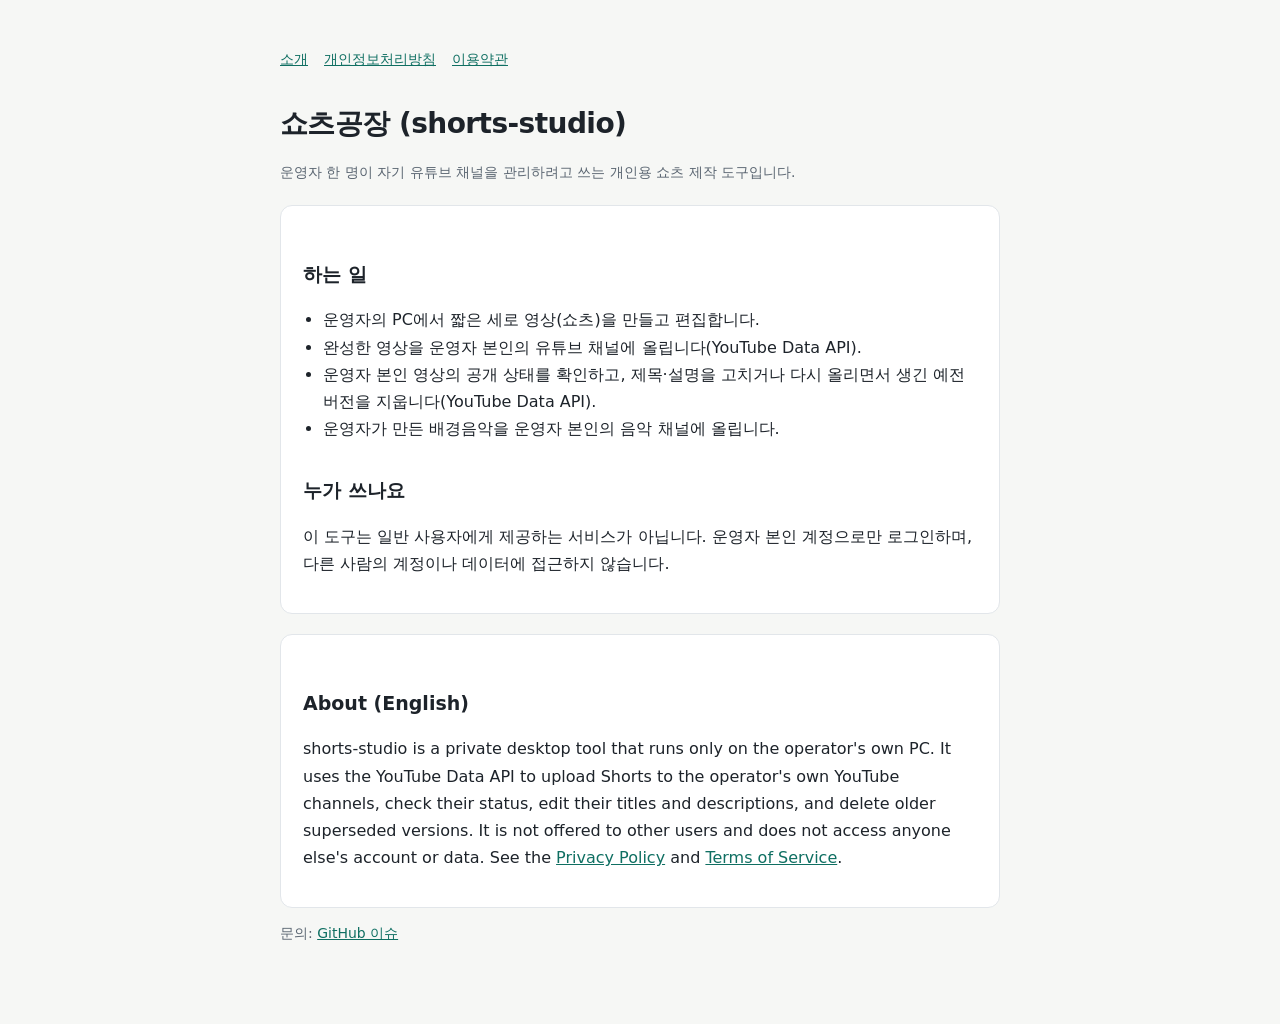
<file: index.html>
<!doctype html>
<html lang="ko">
<head><meta charset="utf-8"><meta name="viewport" content="width=device-width, initial-scale=1">
<title>쇼츠공장</title><link rel="stylesheet" href="style.css"></head>
<body><main>
<nav><a href="./">소개</a><a href="privacy.html">개인정보처리방침</a><a href="terms.html">이용약관</a></nav>
<h1>쇼츠공장 (shorts-studio)</h1>
<p class="muted">운영자 한 명이 자기 유튜브 채널을 관리하려고 쓰는 개인용 쇼츠 제작 도구입니다.</p>
<div class="card">
  <h2>하는 일</h2>
  <ul>
    <li>운영자의 PC에서 짧은 세로 영상(쇼츠)을 만들고 편집합니다.</li>
    <li>완성한 영상을 운영자 본인의 유튜브 채널에 올립니다(YouTube Data API).</li>
    <li>운영자 본인 영상의 공개 상태를 확인하고, 제목·설명을 고치거나 다시 올리면서 생긴 예전 버전을 지웁니다(YouTube Data API).</li>
    <li>운영자가 만든 배경음악을 운영자 본인의 음악 채널에 올립니다.</li>
  </ul>
  <h2>누가 쓰나요</h2>
  <p>이 도구는 일반 사용자에게 제공하는 서비스가 아닙니다. 운영자 본인 계정으로만 로그인하며, 다른 사람의 계정이나 데이터에 접근하지 않습니다.</p>
</div>
<div class="card" lang="en">
  <h2>About (English)</h2>
  <p>shorts-studio is a private desktop tool that runs only on the operator's own PC. It uses the YouTube Data API to upload
    Shorts to the operator's own YouTube channels, check their status, edit their titles and descriptions, and delete older
    superseded versions. It is not offered to other users and does not access anyone else's account or data.
    See the <a href="privacy.html">Privacy Policy</a> and <a href="terms.html">Terms of Service</a>.</p>
</div>
<p class="muted">문의: <a href="https://github.com/thingsall/thingsall.github.io/issues">GitHub 이슈</a></p>
</main></body></html>
</file>
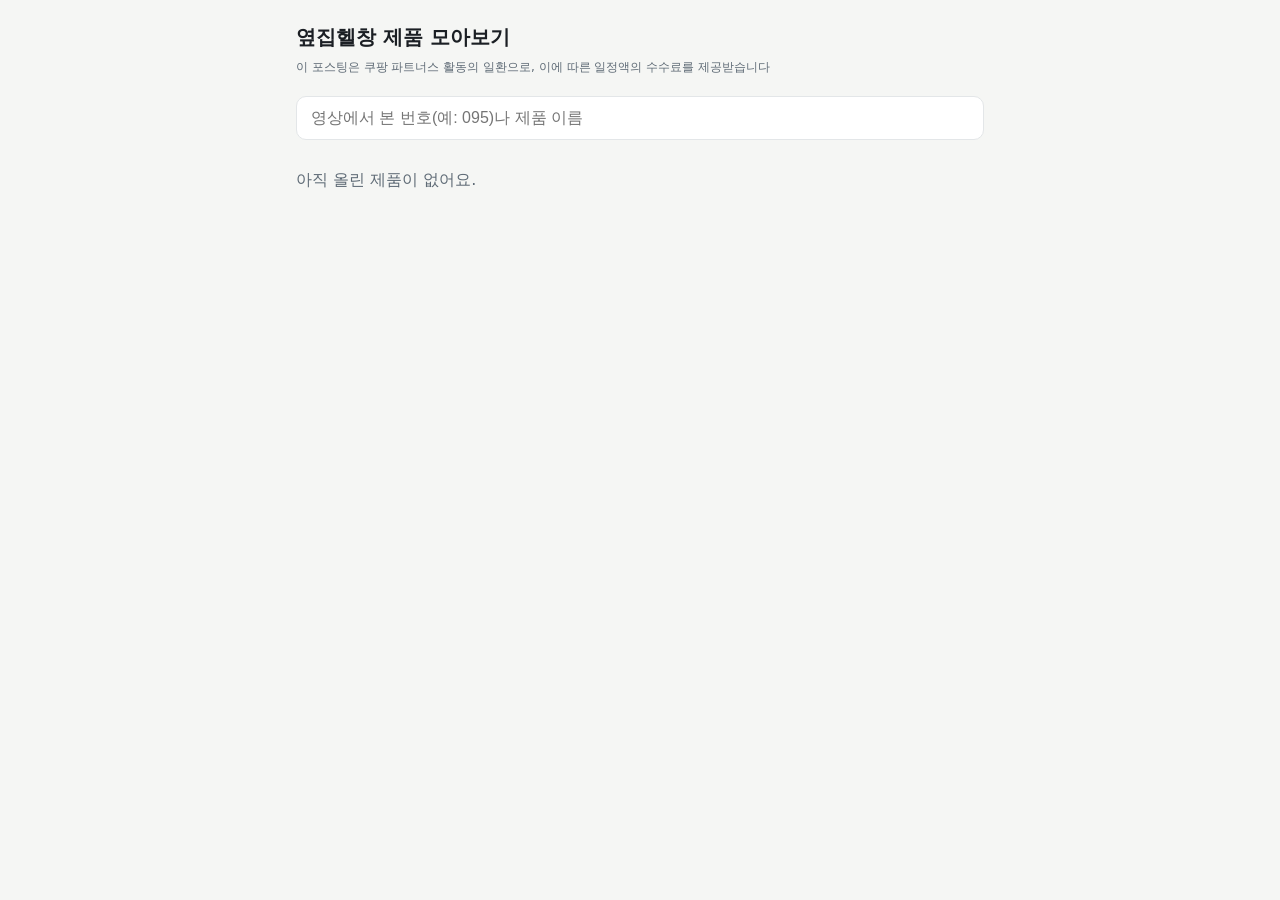
<file: fitness/index.html>
<!doctype html><html lang="ko"><head><meta charset="utf-8"><meta name="viewport" content="width=device-width, initial-scale=1"><title>옆집헬창 제품 모아보기</title><meta name="robots" content="noindex"><meta name="generator" content="shorts-studio catalog"><style>
:root{--ink:#1b1f24;--muted:#5f6b76;--line:#e3e6e8;--bg:#f5f6f4;--accent:#0f6f62}
*{box-sizing:border-box}body{margin:0;background:var(--bg);color:var(--ink);font-family:Pretendard,"Malgun Gothic","Apple SD Gothic Neo",system-ui,sans-serif}
.wrap{max-width:720px;margin:0 auto;padding:16px}h1{font-size:20px;margin:8px 0}.note{font-size:12px;color:var(--muted);margin:0 0 12px}
input{width:100%;padding:12px 14px;font-size:16px;border:1px solid var(--line);border-radius:10px;margin:8px 0 14px}
.item{display:grid;grid-template-columns:88px 1fr;gap:12px;background:#fff;border:1px solid var(--line);border-radius:12px;padding:10px;margin-bottom:10px}
.item img{width:88px;height:88px;object-fit:cover;border-radius:8px;background:#eee}.no{font-weight:800;color:var(--accent)}
.name{margin:2px 0 4px;font-size:15px;line-height:1.35}.price{font-size:14px}.rocket{font-size:11px;color:#2448a8;margin-left:6px}
.links{display:flex;gap:8px;margin-top:6px;flex-wrap:wrap}.links a{font-size:13px;padding:6px 10px;border-radius:999px;text-decoration:none}
.buy{background:var(--accent);color:#fff}.short{border:1px solid var(--line);color:var(--ink)}.ch{display:block;background:#fff;border:1px solid var(--line);
border-radius:12px;padding:14px;margin-bottom:10px;color:var(--ink);text-decoration:none}.empty{color:var(--muted)}
</style></head><body><main class="wrap"><h1>옆집헬창 제품 모아보기</h1><p class="note">이 포스팅은 쿠팡 파트너스 활동의 일환으로, 이에 따른 일정액의 수수료를 제공받습니다</p><input id="q" type="search" placeholder="영상에서 본 번호(예: 095)나 제품 이름" aria-label="번호·이름으로 찾기"><p class="empty">아직 올린 제품이 없어요.</p></main><script>(function(){var q=document.getElementById('q');if(!q)return;q.addEventListener('input',function(){
var v=q.value.trim().replace(/[\[\]]/g,'').toLowerCase();document.querySelectorAll('.item').forEach(function(el){
el.style.display=!v||el.getAttribute('data-key').indexOf(v)!==-1?'':'none';});});})();</script></body></html>
</file>
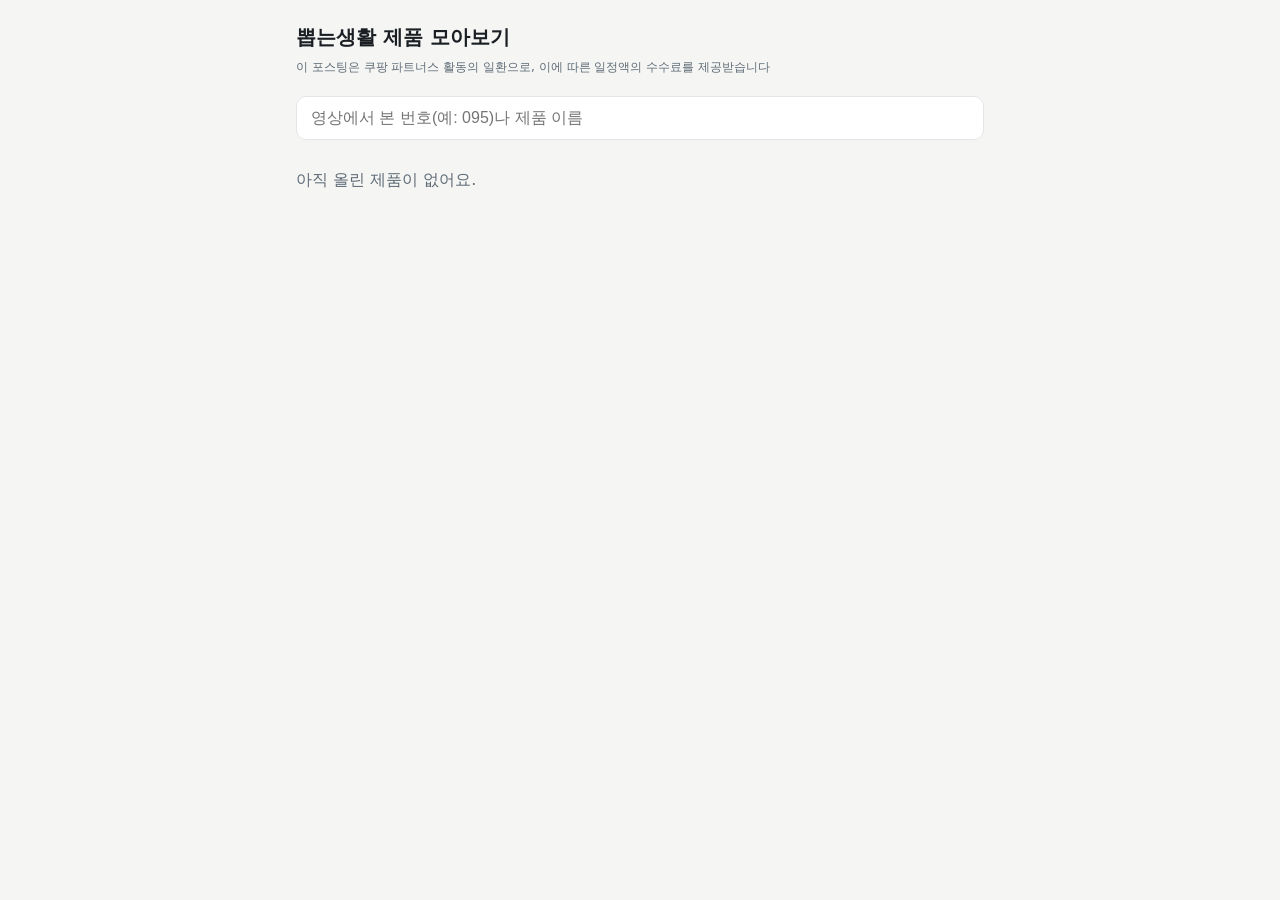
<file: print3d/index.html>
<!doctype html><html lang="ko"><head><meta charset="utf-8"><meta name="viewport" content="width=device-width, initial-scale=1"><title>뽑는생활 제품 모아보기</title><meta name="robots" content="noindex"><meta name="generator" content="shorts-studio catalog"><style>
:root{--ink:#1b1f24;--muted:#5f6b76;--line:#e3e6e8;--bg:#f5f6f4;--accent:#0f6f62}
*{box-sizing:border-box}body{margin:0;background:var(--bg);color:var(--ink);font-family:Pretendard,"Malgun Gothic","Apple SD Gothic Neo",system-ui,sans-serif}
.wrap{max-width:720px;margin:0 auto;padding:16px}h1{font-size:20px;margin:8px 0}.note{font-size:12px;color:var(--muted);margin:0 0 12px}
input{width:100%;padding:12px 14px;font-size:16px;border:1px solid var(--line);border-radius:10px;margin:8px 0 14px}
.item{display:grid;grid-template-columns:88px 1fr;gap:12px;background:#fff;border:1px solid var(--line);border-radius:12px;padding:10px;margin-bottom:10px}
.item img{width:88px;height:88px;object-fit:cover;border-radius:8px;background:#eee}.no{font-weight:800;color:var(--accent)}
.name{margin:2px 0 4px;font-size:15px;line-height:1.35}.price{font-size:14px}.rocket{font-size:11px;color:#2448a8;margin-left:6px}
.links{display:flex;gap:8px;margin-top:6px;flex-wrap:wrap}.links a{font-size:13px;padding:6px 10px;border-radius:999px;text-decoration:none}
.buy{background:var(--accent);color:#fff}.short{border:1px solid var(--line);color:var(--ink)}.ch{display:block;background:#fff;border:1px solid var(--line);
border-radius:12px;padding:14px;margin-bottom:10px;color:var(--ink);text-decoration:none}.empty{color:var(--muted)}
</style></head><body><main class="wrap"><h1>뽑는생활 제품 모아보기</h1><p class="note">이 포스팅은 쿠팡 파트너스 활동의 일환으로, 이에 따른 일정액의 수수료를 제공받습니다</p><input id="q" type="search" placeholder="영상에서 본 번호(예: 095)나 제품 이름" aria-label="번호·이름으로 찾기"><p class="empty">아직 올린 제품이 없어요.</p></main><script>(function(){var q=document.getElementById('q');if(!q)return;q.addEventListener('input',function(){
var v=q.value.trim().replace(/[\[\]]/g,'').toLowerCase();document.querySelectorAll('.item').forEach(function(el){
el.style.display=!v||el.getAttribute('data-key').indexOf(v)!==-1?'':'none';});});})();</script></body></html>
</file>
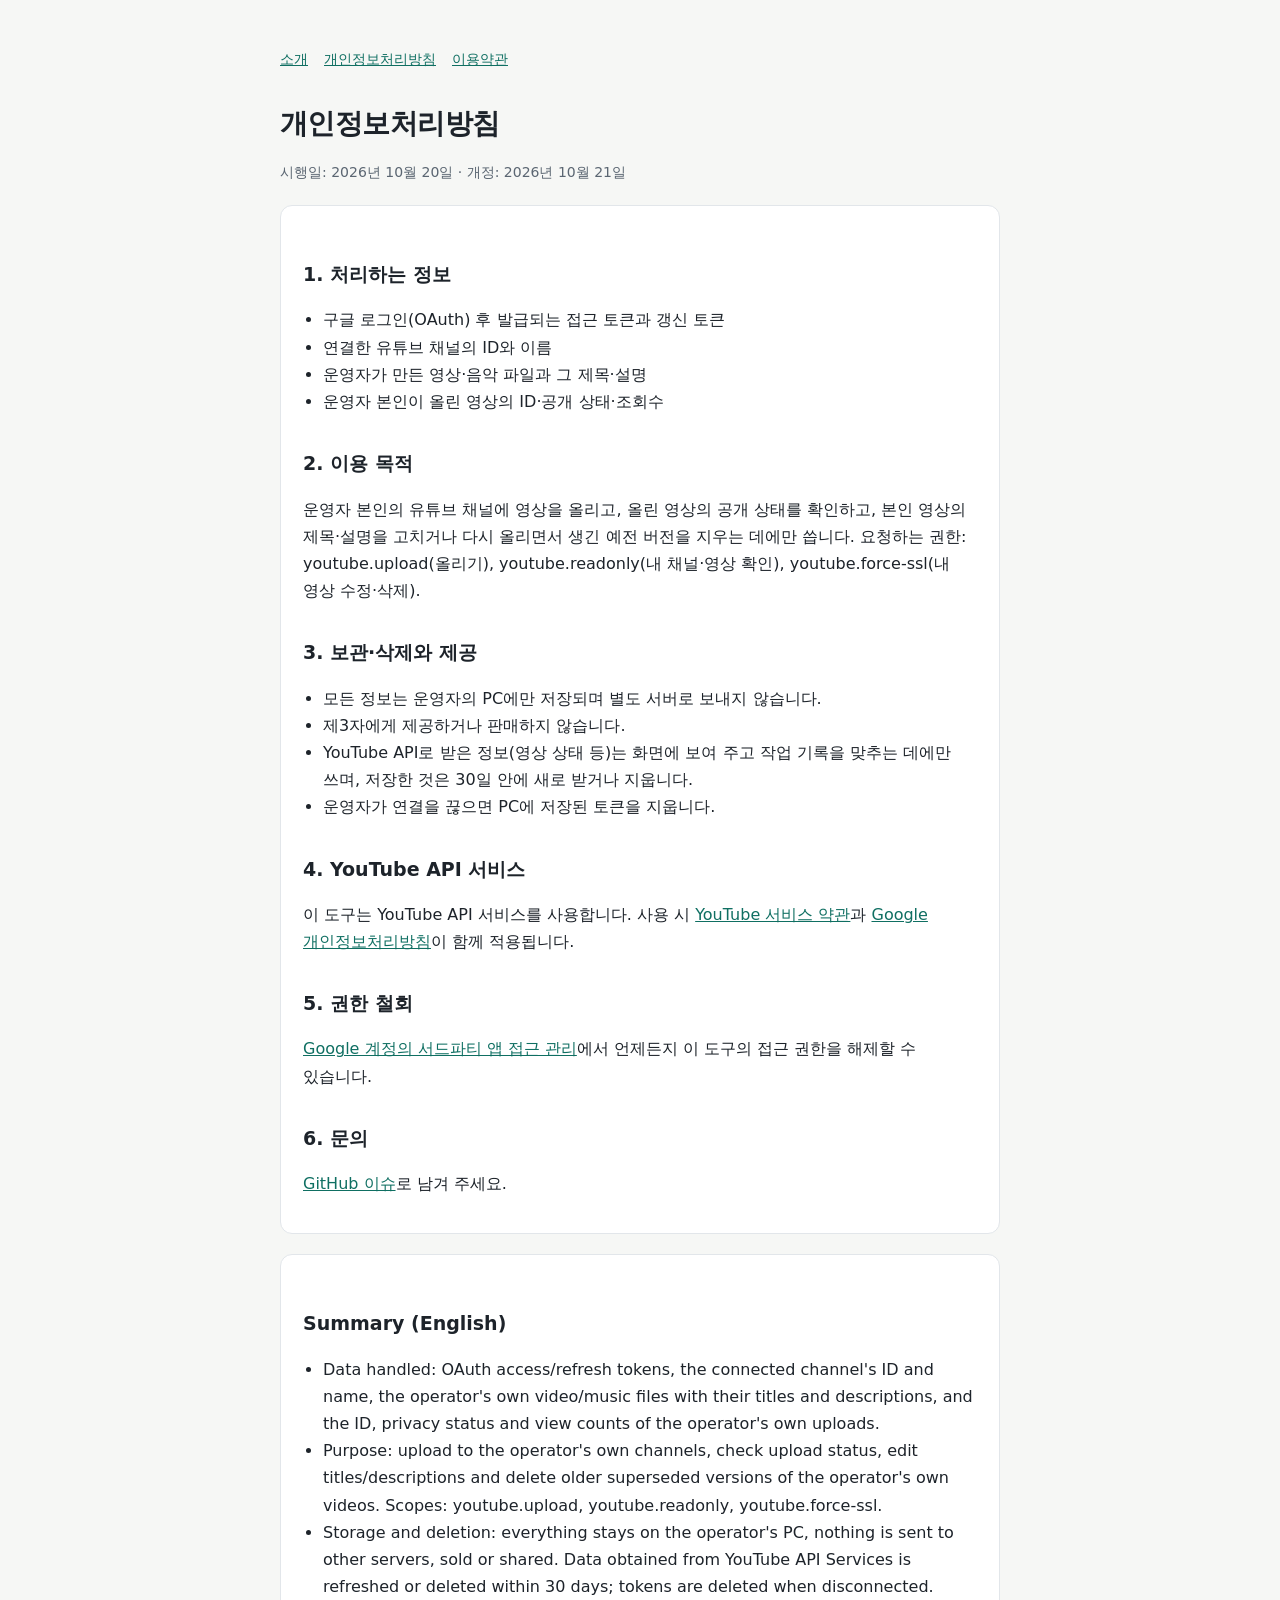
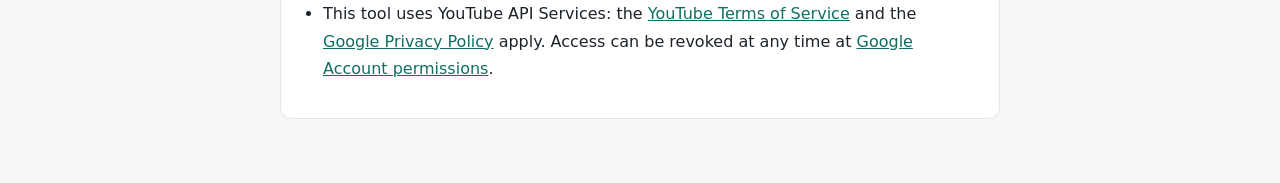
<file: privacy.html>
<!doctype html>
<html lang="ko">
<head><meta charset="utf-8"><meta name="viewport" content="width=device-width, initial-scale=1">
<title>개인정보처리방침 · 쇼츠공장</title><link rel="stylesheet" href="style.css"></head>
<body><main>
<nav><a href="./">소개</a><a href="privacy.html">개인정보처리방침</a><a href="terms.html">이용약관</a></nav>
<h1>개인정보처리방침</h1>
<p class="muted">시행일: 2026년 10월 20일 · 개정: 2026년 10월 21일</p>
<div class="card">
  <h2>1. 처리하는 정보</h2>
  <ul>
    <li>구글 로그인(OAuth) 후 발급되는 접근 토큰과 갱신 토큰</li>
    <li>연결한 유튜브 채널의 ID와 이름</li>
    <li>운영자가 만든 영상·음악 파일과 그 제목·설명</li>
    <li>운영자 본인이 올린 영상의 ID·공개 상태·조회수</li>
  </ul>
  <h2>2. 이용 목적</h2>
  <p>운영자 본인의 유튜브 채널에 영상을 올리고, 올린 영상의 공개 상태를 확인하고, 본인 영상의 제목·설명을 고치거나 다시 올리면서 생긴 예전 버전을 지우는 데에만 씁니다.
    요청하는 권한: youtube.upload(올리기), youtube.readonly(내 채널·영상 확인), youtube.force-ssl(내 영상 수정·삭제).</p>
  <h2>3. 보관·삭제와 제공</h2>
  <ul>
    <li>모든 정보는 운영자의 PC에만 저장되며 별도 서버로 보내지 않습니다.</li>
    <li>제3자에게 제공하거나 판매하지 않습니다.</li>
    <li>YouTube API로 받은 정보(영상 상태 등)는 화면에 보여 주고 작업 기록을 맞추는 데에만 쓰며, 저장한 것은 30일 안에 새로 받거나 지웁니다.</li>
    <li>운영자가 연결을 끊으면 PC에 저장된 토큰을 지웁니다.</li>
  </ul>
  <h2>4. YouTube API 서비스</h2>
  <p>이 도구는 YouTube API 서비스를 사용합니다. 사용 시
    <a href="https://www.youtube.com/t/terms">YouTube 서비스 약관</a>과
    <a href="https://policies.google.com/privacy">Google 개인정보처리방침</a>이 함께 적용됩니다.</p>
  <h2>5. 권한 철회</h2>
  <p><a href="https://myaccount.google.com/permissions">Google 계정의 서드파티 앱 접근 관리</a>에서 언제든지 이 도구의 접근 권한을 해제할 수 있습니다.</p>
  <h2>6. 문의</h2>
  <p><a href="https://github.com/thingsall/thingsall.github.io/issues">GitHub 이슈</a>로 남겨 주세요.</p>
</div>
<div class="card" lang="en">
  <h2>Summary (English)</h2>
  <ul>
    <li>Data handled: OAuth access/refresh tokens, the connected channel's ID and name, the operator's own video/music files with
      their titles and descriptions, and the ID, privacy status and view counts of the operator's own uploads.</li>
    <li>Purpose: upload to the operator's own channels, check upload status, edit titles/descriptions and delete older
      superseded versions of the operator's own videos. Scopes: youtube.upload, youtube.readonly, youtube.force-ssl.</li>
    <li>Storage and deletion: everything stays on the operator's PC, nothing is sent to other servers, sold or shared.
      Data obtained from YouTube API Services is refreshed or deleted within 30 days; tokens are deleted when disconnected.</li>
    <li>This tool uses YouTube API Services: the <a href="https://www.youtube.com/t/terms">YouTube Terms of Service</a> and the
      <a href="https://policies.google.com/privacy">Google Privacy Policy</a> apply. Access can be revoked at any time at
      <a href="https://myaccount.google.com/permissions">Google Account permissions</a>.</li>
  </ul>
</div>
</main></body></html>
</file>
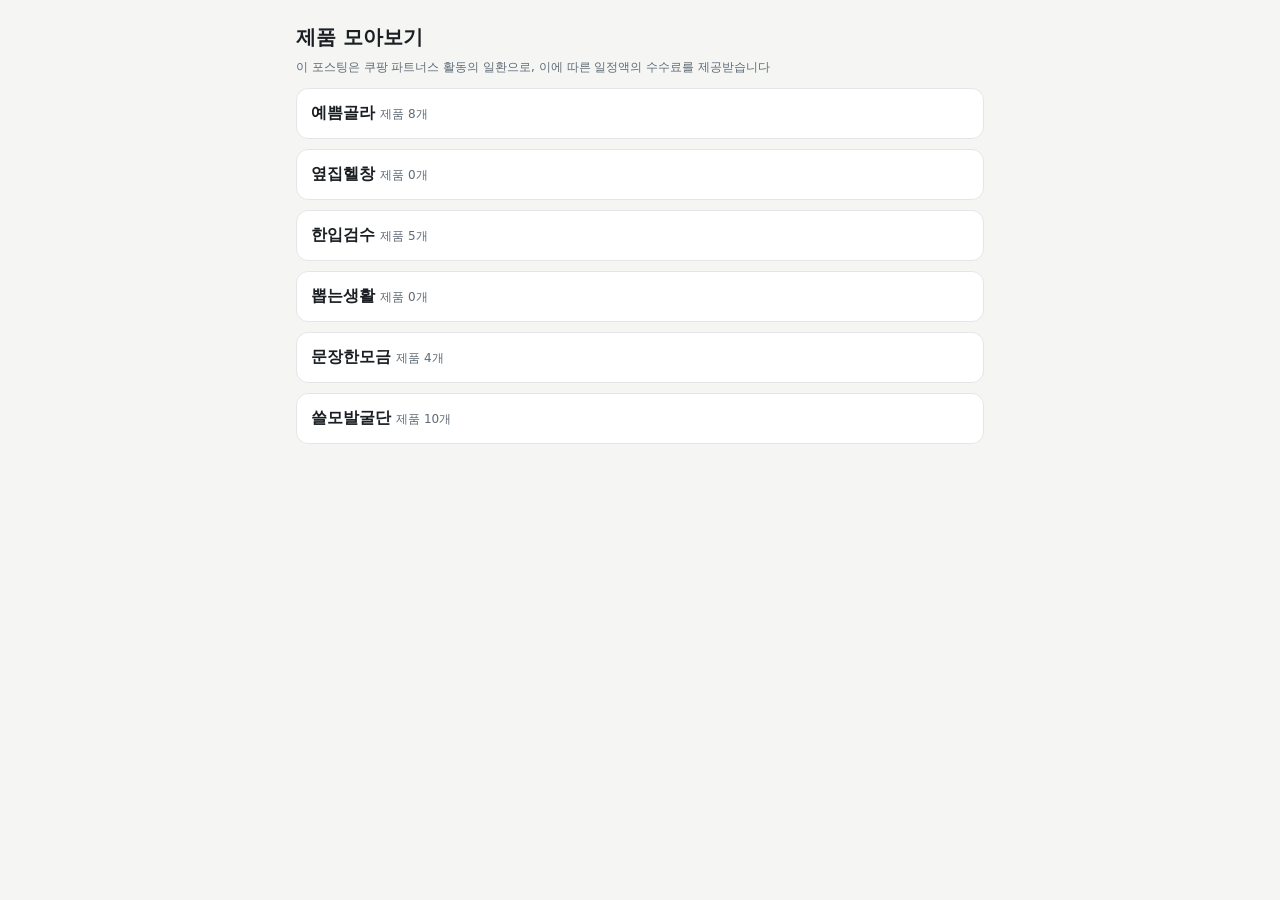
<file: products.html>
<!doctype html><html lang="ko"><head><meta charset="utf-8"><meta name="viewport" content="width=device-width, initial-scale=1"><title>제품 모아보기</title><meta name="robots" content="noindex"><meta name="generator" content="shorts-studio catalog"><style>
:root{--ink:#1b1f24;--muted:#5f6b76;--line:#e3e6e8;--bg:#f5f6f4;--accent:#0f6f62}
*{box-sizing:border-box}body{margin:0;background:var(--bg);color:var(--ink);font-family:Pretendard,"Malgun Gothic","Apple SD Gothic Neo",system-ui,sans-serif}
.wrap{max-width:720px;margin:0 auto;padding:16px}h1{font-size:20px;margin:8px 0}.note{font-size:12px;color:var(--muted);margin:0 0 12px}
input{width:100%;padding:12px 14px;font-size:16px;border:1px solid var(--line);border-radius:10px;margin:8px 0 14px}
.item{display:grid;grid-template-columns:88px 1fr;gap:12px;background:#fff;border:1px solid var(--line);border-radius:12px;padding:10px;margin-bottom:10px}
.item img{width:88px;height:88px;object-fit:cover;border-radius:8px;background:#eee}.no{font-weight:800;color:var(--accent)}
.name{margin:2px 0 4px;font-size:15px;line-height:1.35}.price{font-size:14px}.rocket{font-size:11px;color:#2448a8;margin-left:6px}
.links{display:flex;gap:8px;margin-top:6px;flex-wrap:wrap}.links a{font-size:13px;padding:6px 10px;border-radius:999px;text-decoration:none}
.buy{background:var(--accent);color:#fff}.short{border:1px solid var(--line);color:var(--ink)}.ch{display:block;background:#fff;border:1px solid var(--line);
border-radius:12px;padding:14px;margin-bottom:10px;color:var(--ink);text-decoration:none}.empty{color:var(--muted)}
</style></head><body><main class="wrap"><h1>제품 모아보기</h1><p class="note">이 포스팅은 쿠팡 파트너스 활동의 일환으로, 이에 따른 일정액의 수수료를 제공받습니다</p><a class="ch" href="beauty/"><strong>예쁨골라</strong> <span class="note">제품 8개</span></a><a class="ch" href="fitness/"><strong>옆집헬창</strong> <span class="note">제품 0개</span></a><a class="ch" href="food_expose/"><strong>한입검수</strong> <span class="note">제품 5개</span></a><a class="ch" href="print3d/"><strong>뽑는생활</strong> <span class="note">제품 0개</span></a><a class="ch" href="quotes/"><strong>문장한모금</strong> <span class="note">제품 4개</span></a><a class="ch" href="shopping_general/"><strong>쓸모발굴단</strong> <span class="note">제품 10개</span></a></main><script>(function(){var q=document.getElementById('q');if(!q)return;q.addEventListener('input',function(){
var v=q.value.trim().replace(/[\[\]]/g,'').toLowerCase();document.querySelectorAll('.item').forEach(function(el){
el.style.display=!v||el.getAttribute('data-key').indexOf(v)!==-1?'':'none';});});})();</script></body></html>
</file>
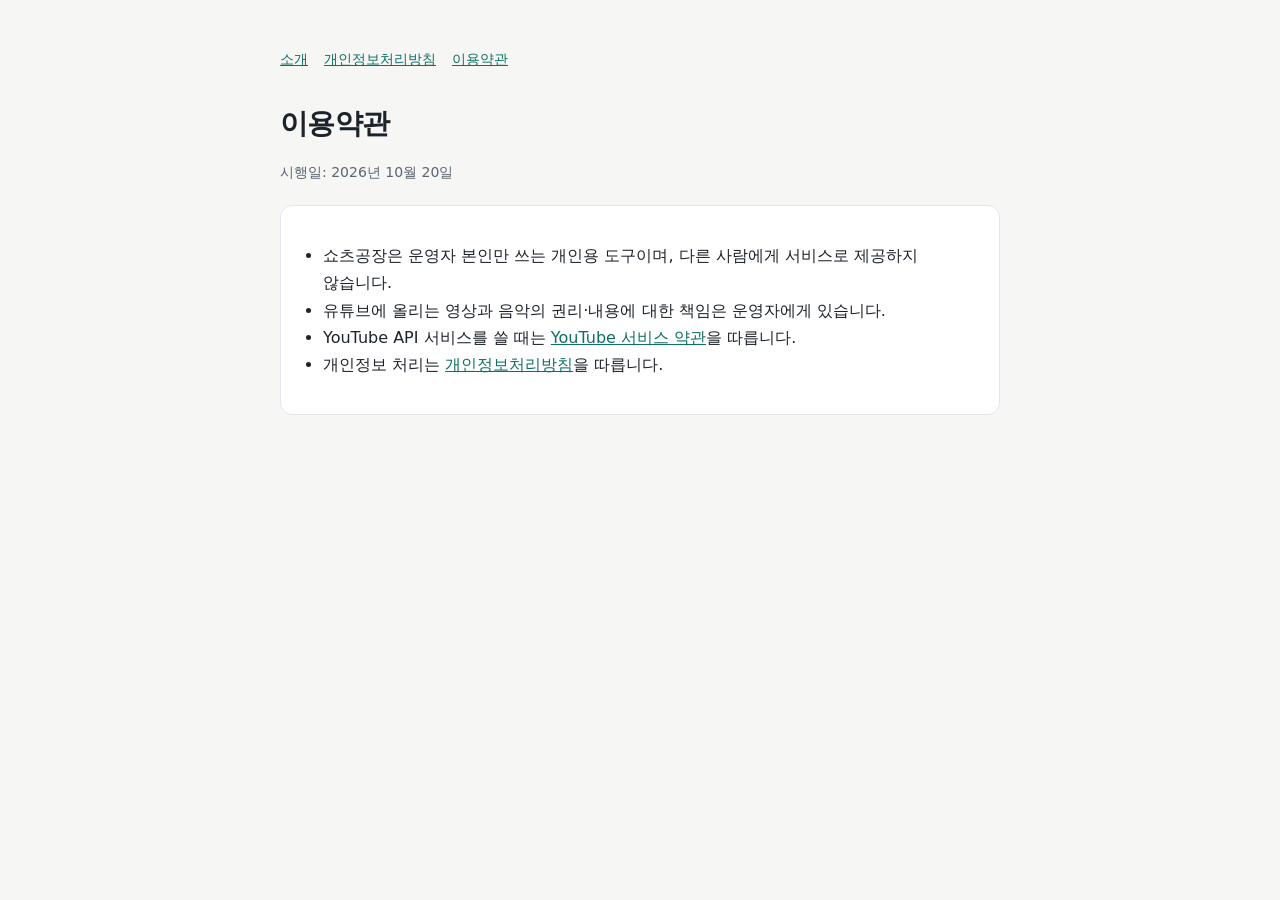
<file: terms.html>
<!doctype html>
<html lang="ko">
<head><meta charset="utf-8"><meta name="viewport" content="width=device-width, initial-scale=1">
<title>이용약관 · 쇼츠공장</title><link rel="stylesheet" href="style.css"></head>
<body><main>
<nav><a href="./">소개</a><a href="privacy.html">개인정보처리방침</a><a href="terms.html">이용약관</a></nav>
<h1>이용약관</h1>
<p class="muted">시행일: 2026년 10월 20일</p>
<div class="card">
  <ul>
    <li>쇼츠공장은 운영자 본인만 쓰는 개인용 도구이며, 다른 사람에게 서비스로 제공하지 않습니다.</li>
    <li>유튜브에 올리는 영상과 음악의 권리·내용에 대한 책임은 운영자에게 있습니다.</li>
    <li>YouTube API 서비스를 쓸 때는 <a href="https://www.youtube.com/t/terms">YouTube 서비스 약관</a>을 따릅니다.</li>
    <li>개인정보 처리는 <a href="privacy.html">개인정보처리방침</a>을 따릅니다.</li>
  </ul>
</div>
</main></body></html>
</file>
<file: style.css>
:root { --ink: #1d232a; --muted: #5b6672; --line: #e2e6ea; --accent: #0f6f62; --bg: #f6f7f5; }
* { box-sizing: border-box; }
body { margin: 0; background: var(--bg); color: var(--ink); font-family: "Pretendard", "Malgun Gothic", "Apple SD Gothic Neo", system-ui, sans-serif; line-height: 1.7; word-break: keep-all; }
main { max-width: 760px; margin: 0 auto; padding: 48px 20px 64px; }
h1 { font-size: 28px; margin: 0 0 8px; letter-spacing: -.02em; }
h2 { font-size: 19px; margin: 32px 0 8px; }
p, li { color: var(--ink); }
.muted { color: var(--muted); font-size: 14px; }
.card { background: #fff; border: 1px solid var(--line); border-radius: 12px; padding: 20px 22px; margin-top: 20px; }
a { color: var(--accent); }
nav { display: flex; gap: 16px; font-size: 14px; margin-bottom: 28px; }
ul { padding-left: 20px; }
</file>
